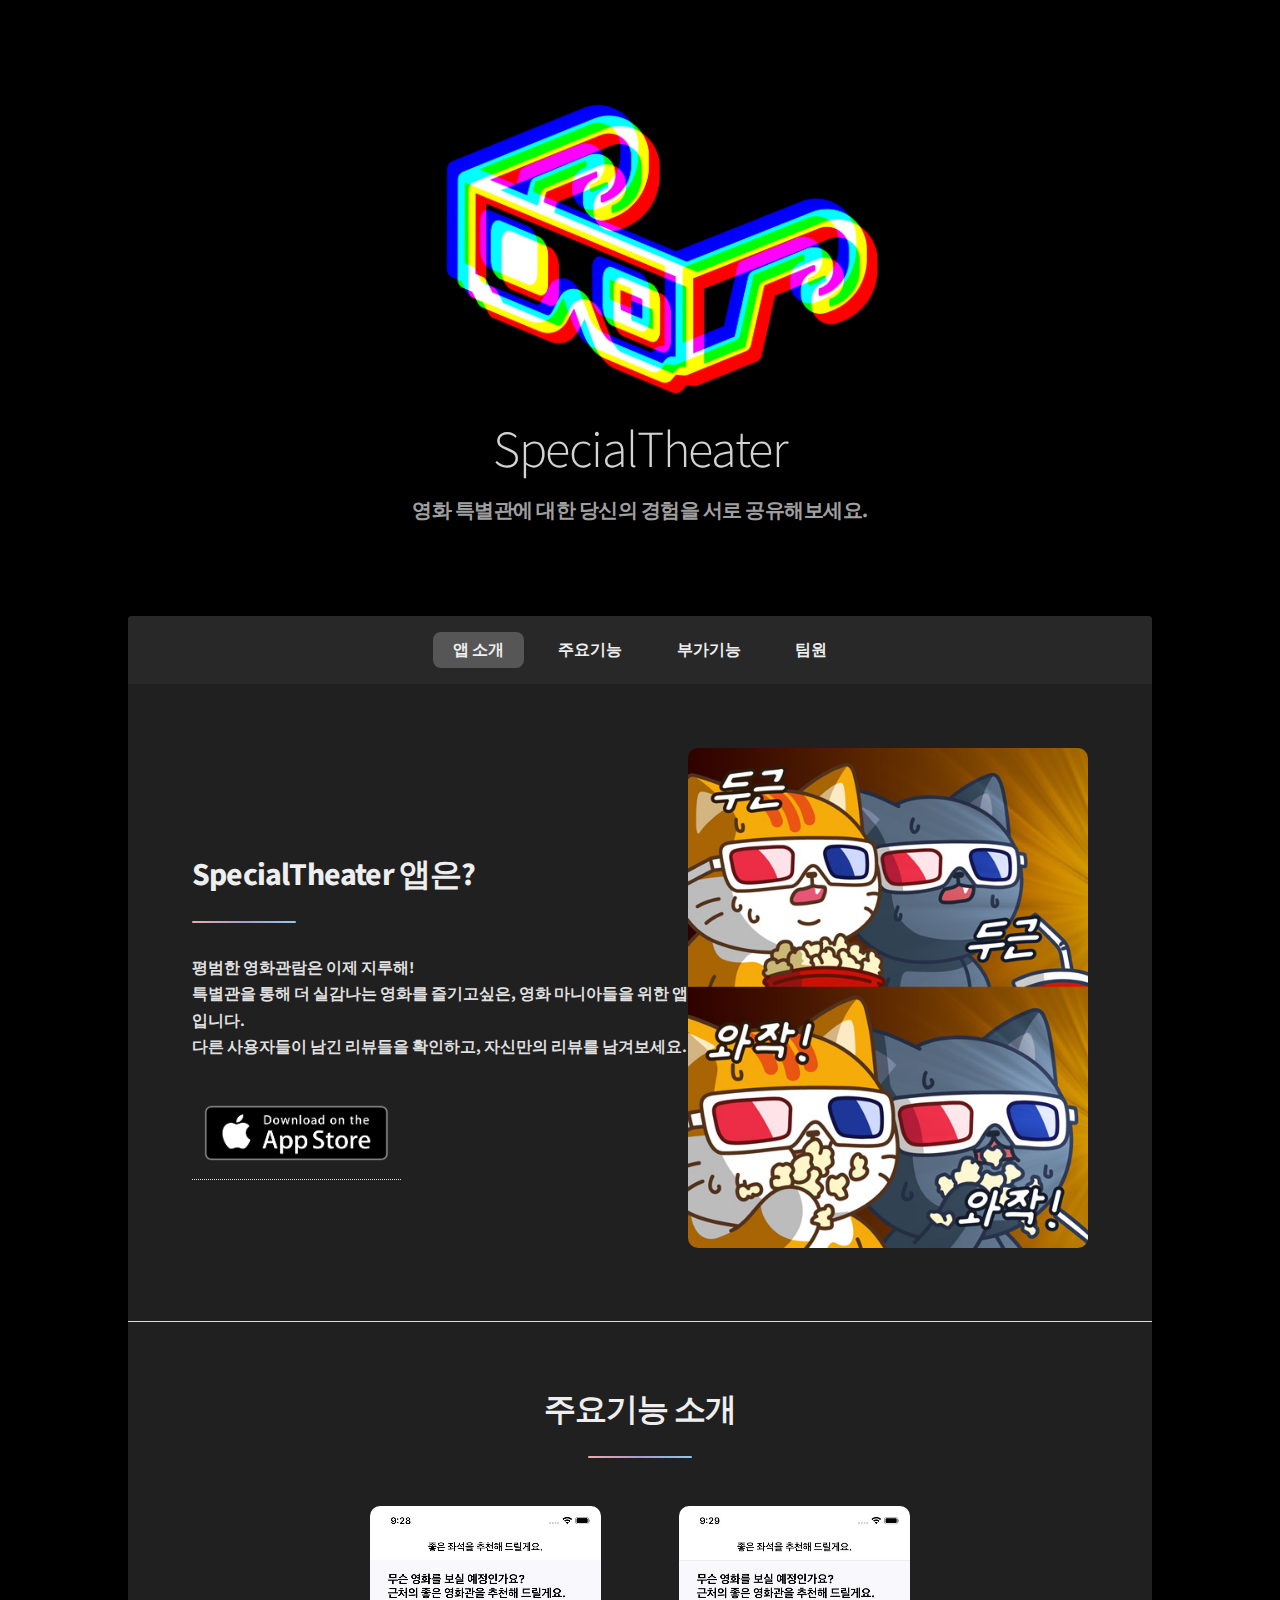
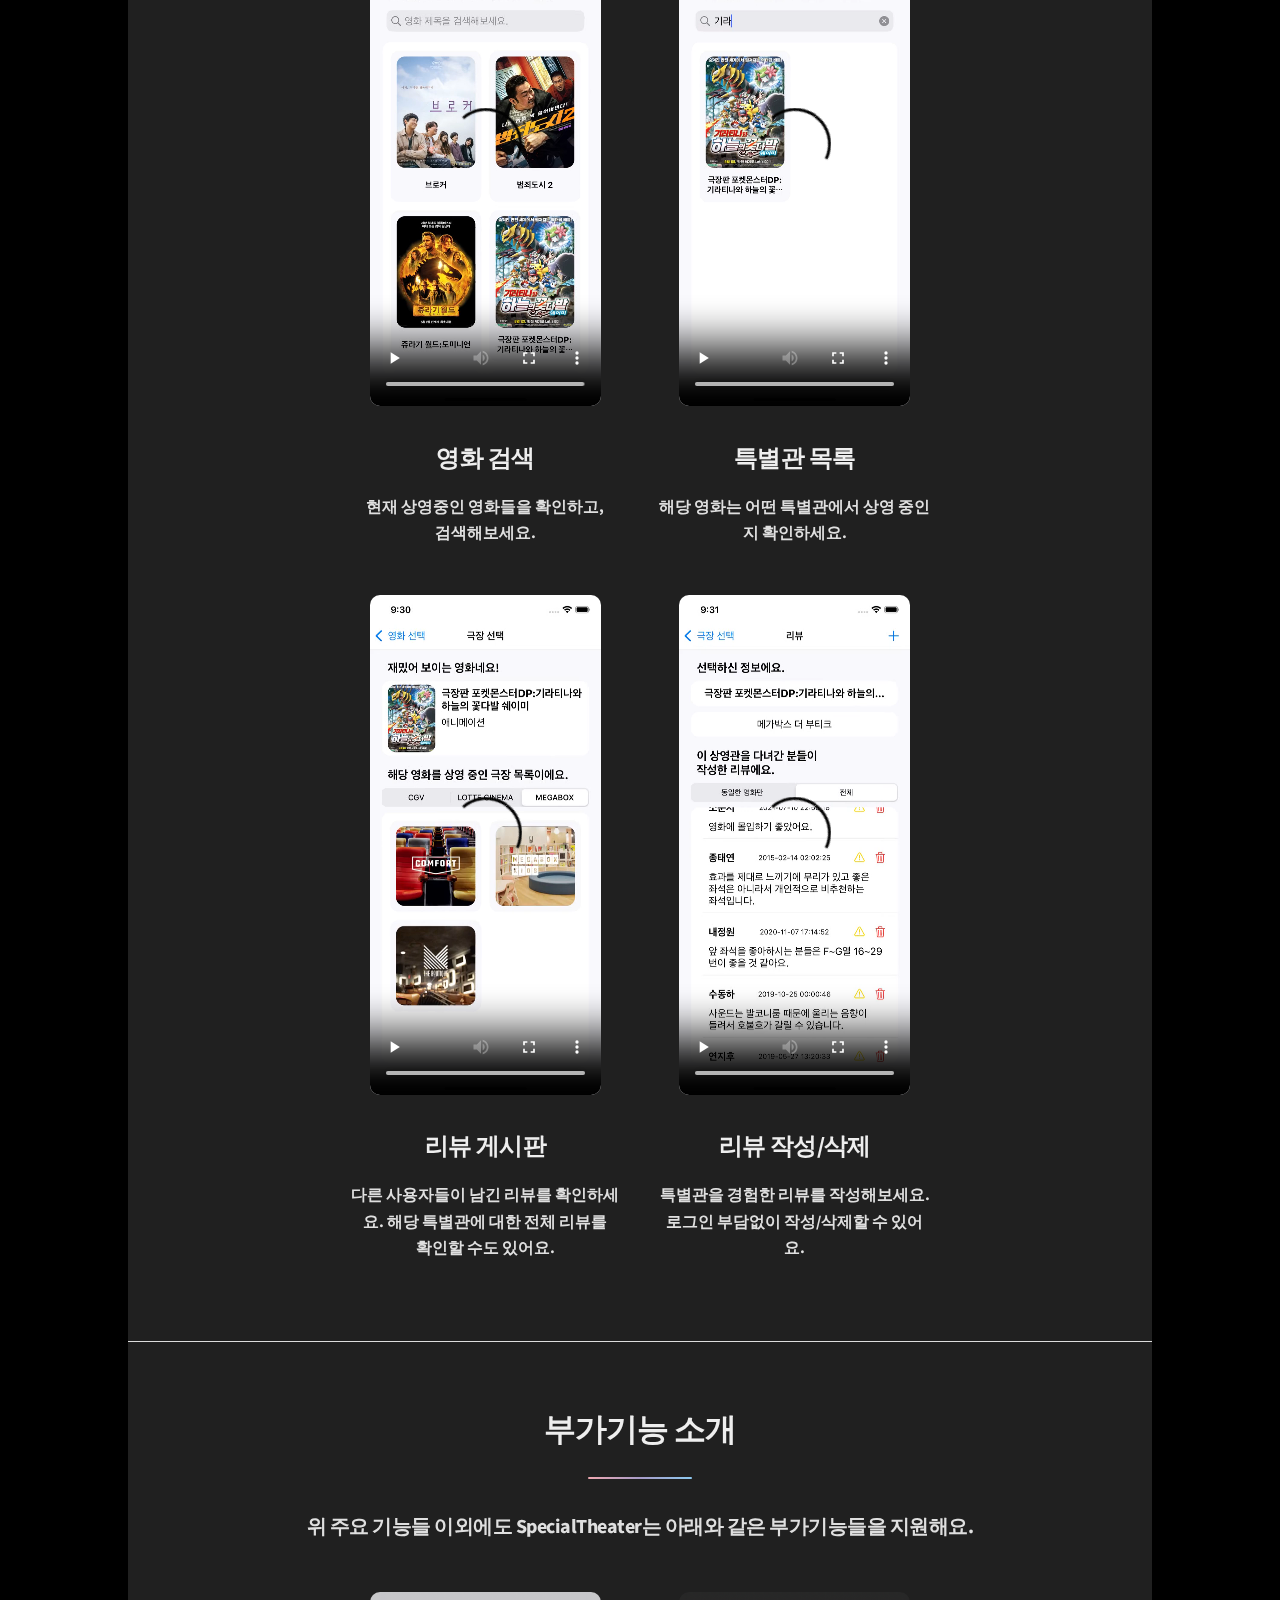
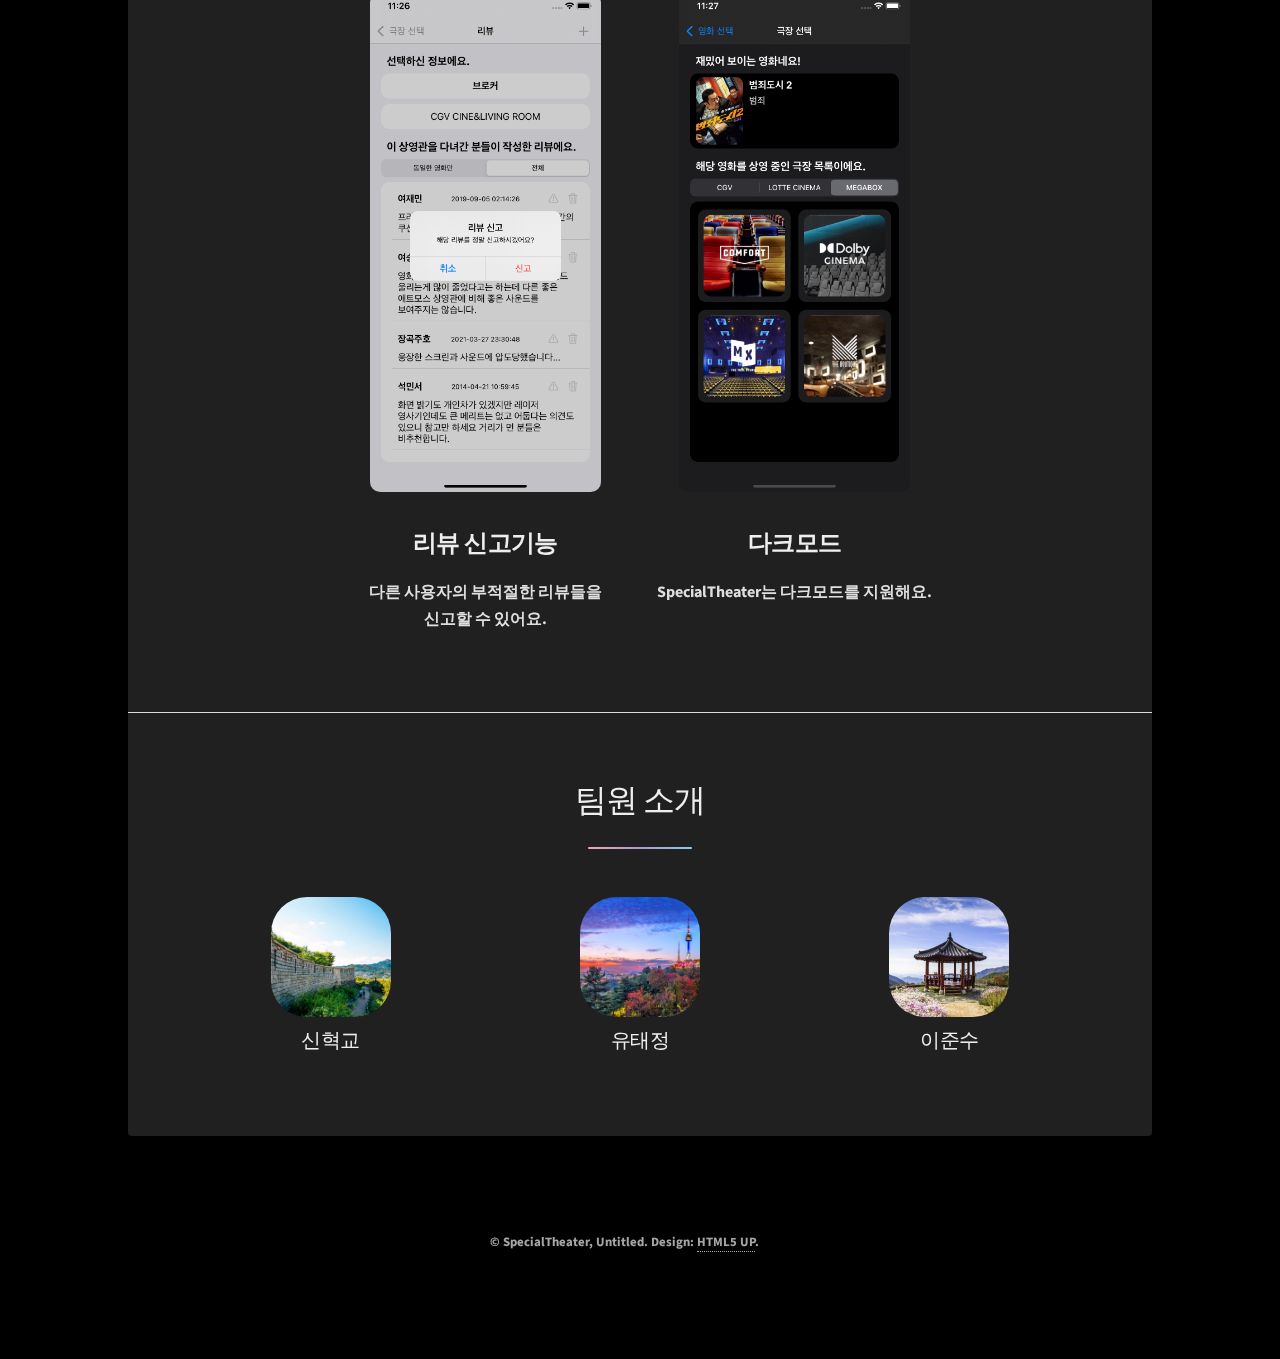
<file: docs/index.html>
<!DOCTYPE HTML>
<!--
	Stellar by HTML5 UP
	html5up.net | @ajlkn
	Free for personal and commercial use under the CCA 3.0 license (html5up.net/license)
-->
<html>
	<head>
		<title>SpecialTheater</title>
		<meta charset="utf-8" />
		<meta name="viewport" content="width=device-width, initial-scale=1, user-scalable=no" />
		<link rel="stylesheet" href="assets/css/main.css" />
		<noscript><link rel="stylesheet" href="assets/css/noscript.css" /></noscript>
	</head>
	<body class="is-preload">

  <!-- Wrapper -->
	  <div id="wrapper">
		<!-- SpecialTheater -->
			<div id="SpecialTheater">

				<!-- Header -->
					<header id="header" class="alt">
		
						<span class="logo"><img src="images/icon.jpg" width="600" height="300" style="object-fit: cover;"></span>
						<h1>SpecialTheater</h1>
						<p>영화 특별관에 대한 당신의 경험을 서로 공유해보세요.</p>
					</header>

				<!-- Nav -->

					<nav id="nav">
						<ul>
							<li><a href="#앱 소개" class="active">앱 소개</a></li>
              
							<li><a href="#주요기능">주요기능</a></li>
              
							<li><a href="#부가기능">부가기능</a></li>
            
							<li><a href="#팀원">팀원</a></li>
						</ul>
					</nav>

				<!-- Main -->
					<div id="main">

						<!-- 앱 소개 -->
							<section id="앱 소개" class="main">
								<div class="spotlight">
									<div class="content">
										<header class="major">
                      <br>
											<h2 style ="font-weight:bold">SpecialTheater 앱은?</h2>
										</header>
										<p> 평범한 영화관람은 이제 지루해!
                    <br>
						특별관을 통해 더 실감나는 영화를 즐기고싶은, 영화 마니아들을 위한 앱입니다.
                    <br>
						다른 사용자들이 남긴 리뷰들을 확인하고, 자신만의 리뷰를 남겨보세요.
					</p>
										<ul class="actions">
											<li><span type="button"><a href = "https://apps.apple.com/app/specialtheater/id1630929469"><img src="images/앱스토어.png" height="80"></a></span></li>
										</ul>
									</div>
									<span class="main_image"><img src="images/wazak.jpeg" height = "500" alt="" style="border-radius: 10px;" /></span>
								</div>
							</section>

						<!-- 주요기능 -->
							<section id="주요기능" class="main special">
								<header class="major">
									<h2 style = "font-weight:bold">주요기능 소개</h2>
								</header>
								<ul class="features">
									<li>
                    <div class = "search_movie">
						<video controls width="231" height="500" style="border-radius: 10px;">
							<source src='videos/search.mp4'type='video/mp4'/></video>
                    </div>
                    <br>
										<h2 style = "font-weight:bold">영화 검색</h2>
										<p>현재 상영중인 영화들을 확인하고, </br>
											검색해보세요.</p>
									</li>
									<li>
                    <div class = "theater_list">
                      <video controls width="231" height="500" style="border-radius: 10px;">
						<source src='videos/selection.mp4'type='video/mp4'/>
											</video>
                    </div>
                    <br>
										<h2 style = "font-weight:bold">특별관 목록</h2>
										<p>해당 영화는 어떤 특별관에서 상영 중인지 확인하세요.</p>
									</li>
									</ul>
									<ul class="features">
									<li>
                    <div class = "theater_list">
                      <video controls width="231" height="500" style="border-radius: 10px;">
						<source src='videos/review.mp4'type='video/mp4'/>
											</video>
                    </div>
										<br>
										<h2 style = "font-weight:bold">리뷰 게시판</h2>
										<p>다른 사용자들이 남긴 리뷰를 확인하세요. 해당 특별관에 대한 전체 리뷰를 </br>
											확인할 수도 있어요.</p>
									</li>
                  <li>
                    <div class = "theater_list">
                      <video controls width="231" height="500" style="border-radius: 10px;">
						<source src='videos/review_rw.mp4'type='video/mp4'/>
											</video>
                    </div>
                    <br>
                    <h2 style = "font-weight:bold"> 리뷰 작성/삭제 </h2>
                    <p>특별관을 경험한 리뷰를 작성해보세요. </br>
						로그인 부담없이 작성/삭제할 수 있어요.</p>
                  </li>                  
								</ul>
							</section>

						<!-- 부가기능 -->
							<section id="부가기능" class="main special">
								<header class="major">
									<h2 style = "font-weight:bold">부가기능 소개</h2>
									<p>위 주요 기능들 이외에도 SpecialTheater는 아래와 같은 부가기능들을 지원해요. <br />
							    </p>
								</header>
								<ul class="features">
									<li>
			              <div class = "container">
                      <span><img src = "images/리뷰신고.png" alt = "" height = "500" style="border-radius: 10px;"/>
                      </span>  
                    </div>
                    <br>
										<h2 style = "font-weight:bold">리뷰 신고기능</h2>
										<p>다른 사용자의 부적절한 리뷰들을</br>신고할 수 있어요.
                    </p>
									</li> 
									<li>
										<div class = "dark_mode">
                      <span><img src = "images/다크모드.png" alt = "" height = "500" style="border-radius: 10px;"/>
                      </span>        
                    </div>
                    <br>
										<h2 style = "font-weight:bold">다크모드</h2>
										<p>SpecialTheater는 다크모드를 지원해요.</p>
									</li>          
								</ul>
        
							</section>

						<!-- 팀원 -->
							<section id="팀원" class="main special">
								<header class="major">
									<h2>팀원 소개</h2>
								</header>
                <ul class="features">
                  <li>
                    <img src = "images/profile1.jpeg" alt = "" width="120" height = "120" style="border-radius: 30%; object-fit: cover;"/>
                    <h3> 신혁교 </h3>
                  </li>
                  <li>
                    <img src = "images/profile2.jpeg" alt = "" width="120" height = "120" style="border-radius: 30%; object-fit: cover;"/>
                    <h3> 유태정 </h3>
                  </li>
                  <li>
                    <img src = "images/profile3.jpeg" alt = "" width="120" height = "120" style="border-radius: 30%; object-fit: cover;"/>
                    <h3> 이준수 </h3>
                  </li>
                </ul>
							</section>

					</div>

				<!-- Footer -->
					<footer id="footer">
            <div class="copyright";>&copy; SpecialTheater, Untitled. Design: <a href="https://html5up.net">HTML5 UP</a>.</div> 
					</footer>

		<!-- Scripts -->
			<script src="assets/js/jquery.min.js"></script>
			<script src="assets/js/jquery.scrollex.min.js"></script>
			<script src="assets/js/jquery.scrolly.min.js"></script>
			<script src="assets/js/browser.min.js"></script>
			<script src="assets/js/breakpoints.min.js"></script>
			<script src="assets/js/util.js"></script>
			<script src="assets/js/main.js"></script>
    
    </div>
	</body>
</html>
</file>
<file: docs/assets/css/noscript.css>
/*
	Stellar by HTML5 UP
	html5up.net | @ajlkn
	Free for personal and commercial use under the CCA 3.0 license (html5up.net/license)
*/

/* Header */

	body.is-preload #header.alt > * {
		opacity: 1;
	}

	body.is-preload #header.alt .logo {
		-moz-transform: none;
		-webkit-transform: none;
		-ms-transform: none;
		transform: none;
	}
</file>
<file: docs/assets/css/main.css>
@import url(fontawesome-all.min.css);
@import 'https://fonts.googleapis.com/css?family=Source+Sans+Pro:300,400';

/*
	Stellar by HTML5 UP
	html5up.net | @ajlkn
	Free for personal and commercial use under the CCA 3.0 license (html5up.net/license)
*/

html, body, div, span, applet, object,
iframe, h1, h2, h3, h4, h5, h6, p, blockquote,
pre, a, abbr, acronym, address, big, cite,
code, del, dfn, em, img, ins, kbd, q, s, samp,
small, strike, strong, sub, sup, tt, var, b,
u, i, center, dl, dt, dd, ol, ul, li, fieldset,
form, label, legend, table, caption, tbody,
tfoot, thead, tr, th, td, article, aside,
canvas, details, embed, figure, figcaption,
footer, header, hgroup, menu, nav, output, ruby,
section, summary, time, mark, audio, video {
	margin: 0;
	padding: 0;
	border: 0;
	font-size: 100%;
	font: inherit;
	vertical-align: baseline;}

article, aside, details, figcaption, figure,
footer, header, hgroup, menu, nav, section {
	display: block;}

body {
	line-height: 1;
}

ol, ul {
	list-style: none;
}

blockquote, q {
	quotes: none;
}

	blockquote:before, blockquote:after, q:before, q:after {
		content: '';
		content: none;
	}

table {
	border-collapse: collapse;
	border-spacing: 0;
}

body {
	-webkit-text-size-adjust: none;
}

mark {
	background-color: transparent;
	color: inherit;
}

input::-moz-focus-inner {
	border: 0;
	padding: 0;
}

input, select, textarea {
	-moz-appearance: none;
	-webkit-appearance: none;
	-ms-appearance: none;
	appearance: none;
}

/* Basic */

	@-ms-viewport {
		width: device-width;
	}

	body {
		-ms-overflow-style: scrollbar;
	}

	@media screen and (max-width: 480px) {

		html, body {
			min-width: 320px;
		}

	}

	html {
		box-sizing: border-box;
	}

	*, *:before, *:after {
		box-sizing: inherit;
	}

	body {
		background-color: #000000;
		/* background-image: url("images/overlay.png"), -moz-linear-gradient(45deg, #e37682 15%, #5f4d93 85%);
		background-image: url("images/overlay.png"), -webkit-linear-gradient(45deg, #e37682 15%, #5f4d93 85%);
		background-image: url("images/overlay.png"), -ms-linear-gradient(45deg, #e37682 15%, #5f4d93 85%);
		background-image: url("images/overlay.png"), linear-gradient(45deg, #e37682 15%, #5f4d93 85%); */
	}

		body.is-preload *, body.is-preload *:before, body.is-preload *:after {
			-moz-animation: none !important;
			-webkit-animation: none !important;
			-ms-animation: none !important;
			animation: none !important;
			-moz-transition: none !important;
			-webkit-transition: none !important;
			-ms-transition: none !important;
			transition: none !important;
		}

/* Type */

	body {
		background-color: #000000;
		color: rgba(255, 255, 255, 0.65);
	}

	body, input, select, textarea {
		font-family: "Source Sans Pro", Helvetica, sans-serif;
		font-size: 17pt;
		font-weight: 700;
		line-height: 1.65;
	}

		@media screen and (max-width: 1680px) {

			body, input, select, textarea {
				font-size: 14pt;
			}

		}

		@media screen and (max-width: 1280px) {

			body, input, select, textarea {
				font-size: 12pt;
			}

		}

		@media screen and (max-width: 360px) {

			body, input, select, textarea {
				font-size: 11pt;
			}

		}

	a {
		-moz-transition: color 0.2s ease, border-bottom 0.2s ease;
		-webkit-transition: color 0.2s ease, border-bottom 0.2s ease;
		-ms-transition: color 0.2s ease, border-bottom 0.2s ease;
		transition: color 0.2s ease, border-bottom 0.2s ease;
		text-decoration: none;
		border-bottom: dotted 1px;
		color: inherit;
	}

		a:hover {
			border-bottom-color: transparent;
		}

	strong, b {
		font-weight: 400;
	}

	em, i {
		font-style: italic;
	}

	p {
		margin: 0 0 2em 0;
	}

		p.content {
			-moz-columns: 20em 2;
			-webkit-columns: 20em 2;
			-ms-columns: 20em 2;
			columns: 20em 2;
			-moz-column-gap: 2em;
			-webkit-column-gap: 2em;
			-ms-column-gap: 2em;
			column-gap: 2em;
			text-align: justify;
		}

	h1, h2, h3, h4, h5, h6 {
		font-weight: 300;
		line-height: 1.5;
		margin: 0 0 0.7em 0;
		letter-spacing: -0.025em;
	}

		h1 a, h2 a, h3 a, h4 a, h5 a, h6 a {
			color: inherit;
			text-decoration: none;
		}

	h1 {
		font-size: 2.5em;
		line-height: 1.2;
	}

	h2 {
		font-size: 1.5em;
	}

	h3 {
		font-size: 1.25em;
	}

	h4 {
		font-size: 1.1em;
	}

	h5 {
		font-size: 0.9em;
	}

	h6 {
		font-size: 0.7em;
	}

	@media screen and (max-width: 736px) {

		h1 {
			font-size: 2em;
		}

	}

	sub {
		font-size: 0.8em;
		position: relative;
		top: 0.5em;
	}

	sup {
		font-size: 0.8em;
		position: relative;
		top: -0.5em;
	}

	blockquote {
		border-left: solid 4px;
		font-style: italic;
		margin: 0 0 2em 0;
		padding: 0.5em 0 0.5em 2em;
	}

	code {
		border-radius: 8px;
		border: solid 1px;
		font-family: "Courier New", monospace;
		font-size: 0.9em;
		margin: 0 0.25em;
		padding: 0.25em 0.65em;
	}

	pre {
		-webkit-overflow-scrolling: touch;
		font-family: "Courier New", monospace;
		font-size: 0.9em;
		margin: 0 0 2em 0;
	}

		pre code {
			display: block;
			line-height: 1.75;
			padding: 1em 1.5em;
			overflow-x: auto;
		}

	hr {
		border: 0;
		border-bottom: solid 1px;
		margin: 2em 0;
	}

		hr.major {
			margin: 3em 0;
		}

	.align-left {
		text-align: left;
	}

	.align-center {
		text-align: center;
	}

	.align-right {
		text-align: right;
	}

	input, select, textarea {
		color: rgba(222, 222, 222, 0.25);
	}

	a:hover {
		color: rgba(222, 222, 222, 0.25);
	}

	strong, b {
		color: rgba(222, 222, 222, 0.25);
	}

	h1, h2, h3, h4, h5, h6 {
		color: rgba(222, 222, 222, 0.95);
	}

	blockquote {
		border-left-color: rgba(255, 255, 255, 0.35);
	}

	code {
		background: rgba(255, 255, 255, 0.075);
		border-color: rgba(255, 255, 255, 0.35);
	}

	hr {
		border-bottom-color: rgba(255, 255, 255, 0.35);
	}

/* Row */

	.row {
		display: flex;
		flex-wrap: wrap;
		box-sizing: border-box;
		align-items: stretch;
	}

		.row > * {
			box-sizing: border-box;
		}

		.row.gtr-uniform > * > :last-child {
			margin-bottom: 0;
		}

		.row.aln-left {
			justify-content: flex-start;
		}

		.row.aln-center {
			justify-content: center;
		}

		.row.aln-right {
			justify-content: flex-end;
		}

		.row.aln-top {
			align-items: flex-start;
		}

		.row.aln-middle {
			align-items: center;
		}

		.row.aln-bottom {
			align-items: flex-end;
		}

		.row > .imp {
			order: -1;
		}

		.row > .col-1 {
			width: 8.33333%;
		}

		.row > .off-1 {
			margin-left: 8.33333%;
		}

		.row > .col-2 {
			width: 16.66667%;
		}

		.row > .off-2 {
			margin-left: 16.66667%;
		}

		.row > .col-3 {
			width: 25%;
		}

		.row > .off-3 {
			margin-left: 25%;
		}

		.row > .col-4 {
			width: 33.33333%;
		}

		.row > .off-4 {
			margin-left: 33.33333%;
		}

		.row > .col-5 {
			width: 41.66667%;
		}

		.row > .off-5 {
			margin-left: 41.66667%;
		}

		.row > .col-6 {
			width: 50%;
		}

		.row > .off-6 {
			margin-left: 50%;
		}

		.row > .col-7 {
			width: 58.33333%;
		}

		.row > .off-7 {
			margin-left: 58.33333%;
		}

		.row > .col-8 {
			width: 66.66667%;
		}

		.row > .off-8 {
			margin-left: 66.66667%;
		}

		.row > .col-9 {
			width: 75%;
		}

		.row > .off-9 {
			margin-left: 75%;
		}

		.row > .col-10 {
			width: 83.33333%;
		}

		.row > .off-10 {
			margin-left: 83.33333%;
		}

		.row > .col-11 {
			width: 91.66667%;
		}

		.row > .off-11 {
			margin-left: 91.66667%;
		}

		.row > .col-12 {
			width: 100%;
		}

		.row > .off-12 {
			margin-left: 100%;
		}

		.row.gtr-0 {
			margin-top: 0;
			margin-left: 0em;
		}

			.row.gtr-0 > * {
				padding: 0 0 0 0em;
			}

			.row.gtr-0.gtr-uniform {
				margin-top: 0em;
			}

				.row.gtr-0.gtr-uniform > * {
					padding-top: 0em;
				}

		.row.gtr-25 {
			margin-top: 0;
			margin-left: -0.375em;
		}

			.row.gtr-25 > * {
				padding: 0 0 0 0.375em;
			}

			.row.gtr-25.gtr-uniform {
				margin-top: -0.375em;
			}

				.row.gtr-25.gtr-uniform > * {
					padding-top: 0.375em;
				}

		.row.gtr-50 {
			margin-top: 0;
			margin-left: -0.75em;
		}

			.row.gtr-50 > * {
				padding: 0 0 0 0.75em;
			}

			.row.gtr-50.gtr-uniform {
				margin-top: -0.75em;
			}

				.row.gtr-50.gtr-uniform > * {
					padding-top: 0.75em;
				}

		.row {
			margin-top: 0;
			margin-left: -1.5em;
		}

			.row > * {
				padding: 0 0 0 1.5em;
			}

			.row.gtr-uniform {
				margin-top: -1.5em;
			}

				.row.gtr-uniform > * {
					padding-top: 1.5em;
				}

		.row.gtr-150 {
			margin-top: 0;
			margin-left: -2.25em;
		}

			.row.gtr-150 > * {
				padding: 0 0 0 2.25em;
			}

			.row.gtr-150.gtr-uniform {
				margin-top: -2.25em;
			}

				.row.gtr-150.gtr-uniform > * {
					padding-top: 2.25em;
				}

		.row.gtr-200 {
			margin-top: 0;
			margin-left: -3em;
		}

			.row.gtr-200 > * {
				padding: 0 0 0 3em;
			}

			.row.gtr-200.gtr-uniform {
				margin-top: -3em;
			}

				.row.gtr-200.gtr-uniform > * {
					padding-top: 3em;
				}

		@media screen and (max-width: 1680px) {

			.row {
				display: flex;
				flex-wrap: wrap;
				box-sizing: border-box;
				align-items: stretch;
			}

				.row > * {
					box-sizing: border-box;
				}

				.row.gtr-uniform > * > :last-child {
					margin-bottom: 0;
				}

				.row.aln-left {
					justify-content: flex-start;
				}

				.row.aln-center {
					justify-content: center;
				}

				.row.aln-right {
					justify-content: flex-end;
				}

				.row.aln-top {
					align-items: flex-start;
				}

				.row.aln-middle {
					align-items: center;
				}

				.row.aln-bottom {
					align-items: flex-end;
				}

				.row > .imp-xlarge {
					order: -1;
				}

				.row > .col-1-xlarge {
					width: 8.33333%;
				}

				.row > .off-1-xlarge {
					margin-left: 8.33333%;
				}

				.row > .col-2-xlarge {
					width: 16.66667%;
				}

				.row > .off-2-xlarge {
					margin-left: 16.66667%;
				}

				.row > .col-3-xlarge {
					width: 25%;
				}

				.row > .off-3-xlarge {
					margin-left: 25%;
				}

				.row > .col-4-xlarge {
					width: 33.33333%;
				}

				.row > .off-4-xlarge {
					margin-left: 33.33333%;
				}

				.row > .col-5-xlarge {
					width: 41.66667%;
				}

				.row > .off-5-xlarge {
					margin-left: 41.66667%;
				}

				.row > .col-6-xlarge {
					width: 50%;
				}

				.row > .off-6-xlarge {
					margin-left: 50%;
				}

				.row > .col-7-xlarge {
					width: 58.33333%;
				}

				.row > .off-7-xlarge {
					margin-left: 58.33333%;
				}

				.row > .col-8-xlarge {
					width: 66.66667%;
				}

				.row > .off-8-xlarge {
					margin-left: 66.66667%;
				}

				.row > .col-9-xlarge {
					width: 75%;
				}

				.row > .off-9-xlarge {
					margin-left: 75%;
				}

				.row > .col-10-xlarge {
					width: 83.33333%;
				}

				.row > .off-10-xlarge {
					margin-left: 83.33333%;
				}

				.row > .col-11-xlarge {
					width: 91.66667%;
				}

				.row > .off-11-xlarge {
					margin-left: 91.66667%;
				}

				.row > .col-12-xlarge {
					width: 100%;
				}

				.row > .off-12-xlarge {
					margin-left: 100%;
				}

				.row.gtr-0 {
					margin-top: 0;
					margin-left: 0em;
				}

					.row.gtr-0 > * {
						padding: 0 0 0 0em;
					}

					.row.gtr-0.gtr-uniform {
						margin-top: 0em;
					}

						.row.gtr-0.gtr-uniform > * {
							padding-top: 0em;
						}

				.row.gtr-25 {
					margin-top: 0;
					margin-left: -0.375em;
				}

					.row.gtr-25 > * {
						padding: 0 0 0 0.375em;
					}

					.row.gtr-25.gtr-uniform {
						margin-top: -0.375em;
					}

						.row.gtr-25.gtr-uniform > * {
							padding-top: 0.375em;
						}

				.row.gtr-50 {
					margin-top: 0;
					margin-left: -0.75em;
				}

					.row.gtr-50 > * {
						padding: 0 0 0 0.75em;
					}

					.row.gtr-50.gtr-uniform {
						margin-top: -0.75em;
					}

						.row.gtr-50.gtr-uniform > * {
							padding-top: 0.75em;
						}

				.row {
					margin-top: 0;
					margin-left: -1.5em;
				}

					.row > * {
						padding: 0 0 0 1.5em;
					}

					.row.gtr-uniform {
						margin-top: -1.5em;
					}

						.row.gtr-uniform > * {
							padding-top: 1.5em;
						}

				.row.gtr-150 {
					margin-top: 0;
					margin-left: -2.25em;
				}

					.row.gtr-150 > * {
						padding: 0 0 0 2.25em;
					}

					.row.gtr-150.gtr-uniform {
						margin-top: -2.25em;
					}

						.row.gtr-150.gtr-uniform > * {
							padding-top: 2.25em;
						}

				.row.gtr-200 {
					margin-top: 0;
					margin-left: -3em;
				}

					.row.gtr-200 > * {
						padding: 0 0 0 3em;
					}

					.row.gtr-200.gtr-uniform {
						margin-top: -3em;
					}

						.row.gtr-200.gtr-uniform > * {
							padding-top: 3em;
						}

		}

		@media screen and (max-width: 1280px) {

			.row {
				display: flex;
				flex-wrap: wrap;
				box-sizing: border-box;
				align-items: stretch;
			}

				.row > * {
					box-sizing: border-box;
				}

				.row.gtr-uniform > * > :last-child {
					margin-bottom: 0;
				}

				.row.aln-left {
					justify-content: flex-start;
				}

				.row.aln-center {
					justify-content: center;
				}

				.row.aln-right {
					justify-content: flex-end;
				}

				.row.aln-top {
					align-items: flex-start;
				}

				.row.aln-middle {
					align-items: center;
				}

				.row.aln-bottom {
					align-items: flex-end;
				}

				.row > .imp-large {
					order: -1;
				}

				.row > .col-1-large {
					width: 8.33333%;
				}

				.row > .off-1-large {
					margin-left: 8.33333%;
				}

				.row > .col-2-large {
					width: 16.66667%;
				}

				.row > .off-2-large {
					margin-left: 16.66667%;
				}

				.row > .col-3-large {
					width: 25%;
				}

				.row > .off-3-large {
					margin-left: 25%;
				}

				.row > .col-4-large {
					width: 33.33333%;
				}

				.row > .off-4-large {
					margin-left: 33.33333%;
				}

				.row > .col-5-large {
					width: 41.66667%;
				}

				.row > .off-5-large {
					margin-left: 41.66667%;
				}

				.row > .col-6-large {
					width: 50%;
				}

				.row > .off-6-large {
					margin-left: 50%;
				}

				.row > .col-7-large {
					width: 58.33333%;
				}

				.row > .off-7-large {
					margin-left: 58.33333%;
				}

				.row > .col-8-large {
					width: 66.66667%;
				}

				.row > .off-8-large {
					margin-left: 66.66667%;
				}

				.row > .col-9-large {
					width: 75%;
				}

				.row > .off-9-large {
					margin-left: 75%;
				}

				.row > .col-10-large {
					width: 83.33333%;
				}

				.row > .off-10-large {
					margin-left: 83.33333%;
				}

				.row > .col-11-large {
					width: 91.66667%;
				}

				.row > .off-11-large {
					margin-left: 91.66667%;
				}

				.row > .col-12-large {
					width: 100%;
				}

				.row > .off-12-large {
					margin-left: 100%;
				}

				.row.gtr-0 {
					margin-top: 0;
					margin-left: 0em;
				}

					.row.gtr-0 > * {
						padding: 0 0 0 0em;
					}

					.row.gtr-0.gtr-uniform {
						margin-top: 0em;
					}

						.row.gtr-0.gtr-uniform > * {
							padding-top: 0em;
						}

				.row.gtr-25 {
					margin-top: 0;
					margin-left: -0.375em;
				}

					.row.gtr-25 > * {
						padding: 0 0 0 0.375em;
					}

					.row.gtr-25.gtr-uniform {
						margin-top: -0.375em;
					}

						.row.gtr-25.gtr-uniform > * {
							padding-top: 0.375em;
						}

				.row.gtr-50 {
					margin-top: 0;
					margin-left: -0.75em;
				}

					.row.gtr-50 > * {
						padding: 0 0 0 0.75em;
					}

					.row.gtr-50.gtr-uniform {
						margin-top: -0.75em;
					}

						.row.gtr-50.gtr-uniform > * {
							padding-top: 0.75em;
						}

				.row {
					margin-top: 0;
					margin-left: -1.5em;
				}

					.row > * {
						padding: 0 0 0 1.5em;
					}

					.row.gtr-uniform {
						margin-top: -1.5em;
					}

						.row.gtr-uniform > * {
							padding-top: 1.5em;
						}

				.row.gtr-150 {
					margin-top: 0;
					margin-left: -2.25em;
				}

					.row.gtr-150 > * {
						padding: 0 0 0 2.25em;
					}

					.row.gtr-150.gtr-uniform {
						margin-top: -2.25em;
					}

						.row.gtr-150.gtr-uniform > * {
							padding-top: 2.25em;
						}

				.row.gtr-200 {
					margin-top: 0;
					margin-left: -3em;
				}

					.row.gtr-200 > * {
						padding: 0 0 0 3em;
					}

					.row.gtr-200.gtr-uniform {
						margin-top: -3em;
					}

						.row.gtr-200.gtr-uniform > * {
							padding-top: 3em;
						}

		}

		@media screen and (max-width: 980px) {

			.row {
				display: flex;
				flex-wrap: wrap;
				box-sizing: border-box;
				align-items: stretch;
			}

				.row > * {
					box-sizing: border-box;
				}

				.row.gtr-uniform > * > :last-child {
					margin-bottom: 0;
				}

				.row.aln-left {
					justify-content: flex-start;
				}

				.row.aln-center {
					justify-content: center;
				}

				.row.aln-right {
					justify-content: flex-end;
				}

				.row.aln-top {
					align-items: flex-start;
				}

				.row.aln-middle {
					align-items: center;
				}

				.row.aln-bottom {
					align-items: flex-end;
				}

				.row > .imp-medium {
					order: -1;
				}

				.row > .col-1-medium {
					width: 8.33333%;
				}

				.row > .off-1-medium {
					margin-left: 8.33333%;
				}

				.row > .col-2-medium {
					width: 16.66667%;
				}

				.row > .off-2-medium {
					margin-left: 16.66667%;
				}

				.row > .col-3-medium {
					width: 25%;
				}

				.row > .off-3-medium {
					margin-left: 25%;
				}

				.row > .col-4-medium {
					width: 33.33333%;
				}

				.row > .off-4-medium {
					margin-left: 33.33333%;
				}

				.row > .col-5-medium {
					width: 41.66667%;
				}

				.row > .off-5-medium {
					margin-left: 41.66667%;
				}

				.row > .col-6-medium {
					width: 50%;
				}

				.row > .off-6-medium {
					margin-left: 50%;
				}

				.row > .col-7-medium {
					width: 58.33333%;
				}

				.row > .off-7-medium {
					margin-left: 58.33333%;
				}

				.row > .col-8-medium {
					width: 66.66667%;
				}

				.row > .off-8-medium {
					margin-left: 66.66667%;
				}

				.row > .col-9-medium {
					width: 75%;
				}

				.row > .off-9-medium {
					margin-left: 75%;
				}

				.row > .col-10-medium {
					width: 83.33333%;
				}

				.row > .off-10-medium {
					margin-left: 83.33333%;
				}

				.row > .col-11-medium {
					width: 91.66667%;
				}

				.row > .off-11-medium {
					margin-left: 91.66667%;
				}

				.row > .col-12-medium {
					width: 100%;
				}

				.row > .off-12-medium {
					margin-left: 100%;
				}

				.row.gtr-0 {
					margin-top: 0;
					margin-left: 0em;
				}

					.row.gtr-0 > * {
						padding: 0 0 0 0em;
					}

					.row.gtr-0.gtr-uniform {
						margin-top: 0em;
					}

						.row.gtr-0.gtr-uniform > * {
							padding-top: 0em;
						}

				.row.gtr-25 {
					margin-top: 0;
					margin-left: -0.375em;
				}

					.row.gtr-25 > * {
						padding: 0 0 0 0.375em;
					}

					.row.gtr-25.gtr-uniform {
						margin-top: -0.375em;
					}

						.row.gtr-25.gtr-uniform > * {
							padding-top: 0.375em;
						}

				.row.gtr-50 {
					margin-top: 0;
					margin-left: -0.75em;
				}

					.row.gtr-50 > * {
						padding: 0 0 0 0.75em;
					}

					.row.gtr-50.gtr-uniform {
						margin-top: -0.75em;
					}

						.row.gtr-50.gtr-uniform > * {
							padding-top: 0.75em;
						}

				.row {
					margin-top: 0;
					margin-left: -1.5em;
				}

					.row > * {
						padding: 0 0 0 1.5em;
					}

					.row.gtr-uniform {
						margin-top: -1.5em;
					}

						.row.gtr-uniform > * {
							padding-top: 1.5em;
						}

				.row.gtr-150 {
					margin-top: 0;
					margin-left: -2.25em;
				}

					.row.gtr-150 > * {
						padding: 0 0 0 2.25em;
					}

					.row.gtr-150.gtr-uniform {
						margin-top: -2.25em;
					}

						.row.gtr-150.gtr-uniform > * {
							padding-top: 2.25em;
						}

				.row.gtr-200 {
					margin-top: 0;
					margin-left: -3em;
				}

					.row.gtr-200 > * {
						padding: 0 0 0 3em;
					}

					.row.gtr-200.gtr-uniform {
						margin-top: -3em;
					}

						.row.gtr-200.gtr-uniform > * {
							padding-top: 3em;
						}

		}

		@media screen and (max-width: 736px) {

			.row {
				display: flex;
				flex-wrap: wrap;
				box-sizing: border-box;
				align-items: stretch;
			}

				.row > * {
					box-sizing: border-box;
				}

				.row.gtr-uniform > * > :last-child {
					margin-bottom: 0;
				}

				.row.aln-left {
					justify-content: flex-start;
				}

				.row.aln-center {
					justify-content: center;
				}

				.row.aln-right {
					justify-content: flex-end;
				}

				.row.aln-top {
					align-items: flex-start;
				}

				.row.aln-middle {
					align-items: center;
				}

				.row.aln-bottom {
					align-items: flex-end;
				}

				.row > .imp-small {
					order: -1;
				}

				.row > .col-1-small {
					width: 8.33333%;
				}

				.row > .off-1-small {
					margin-left: 8.33333%;
				}

				.row > .col-2-small {
					width: 16.66667%;
				}

				.row > .off-2-small {
					margin-left: 16.66667%;
				}

				.row > .col-3-small {
					width: 25%;
				}

				.row > .off-3-small {
					margin-left: 25%;
				}

				.row > .col-4-small {
					width: 33.33333%;
				}

				.row > .off-4-small {
					margin-left: 33.33333%;
				}

				.row > .col-5-small {
					width: 41.66667%;
				}

				.row > .off-5-small {
					margin-left: 41.66667%;
				}

				.row > .col-6-small {
					width: 50%;
				}

				.row > .off-6-small {
					margin-left: 50%;
				}

				.row > .col-7-small {
					width: 58.33333%;
				}

				.row > .off-7-small {
					margin-left: 58.33333%;
				}

				.row > .col-8-small {
					width: 66.66667%;
				}

				.row > .off-8-small {
					margin-left: 66.66667%;
				}

				.row > .col-9-small {
					width: 75%;
				}

				.row > .off-9-small {
					margin-left: 75%;
				}

				.row > .col-10-small {
					width: 83.33333%;
				}

				.row > .off-10-small {
					margin-left: 83.33333%;
				}

				.row > .col-11-small {
					width: 91.66667%;
				}

				.row > .off-11-small {
					margin-left: 91.66667%;
				}

				.row > .col-12-small {
					width: 100%;
				}

				.row > .off-12-small {
					margin-left: 100%;
				}

				.row.gtr-0 {
					margin-top: 0;
					margin-left: 0em;
				}

					.row.gtr-0 > * {
						padding: 0 0 0 0em;
					}

					.row.gtr-0.gtr-uniform {
						margin-top: 0em;
					}

						.row.gtr-0.gtr-uniform > * {
							padding-top: 0em;
						}

				.row.gtr-25 {
					margin-top: 0;
					margin-left: -0.25em;
				}

					.row.gtr-25 > * {
						padding: 0 0 0 0.25em;
					}

					.row.gtr-25.gtr-uniform {
						margin-top: -0.25em;
					}

						.row.gtr-25.gtr-uniform > * {
							padding-top: 0.25em;
						}

				.row.gtr-50 {
					margin-top: 0;
					margin-left: -0.5em;
				}

					.row.gtr-50 > * {
						padding: 0 0 0 0.5em;
					}

					.row.gtr-50.gtr-uniform {
						margin-top: -0.5em;
					}

						.row.gtr-50.gtr-uniform > * {
							padding-top: 0.5em;
						}

				.row {
					margin-top: 0;
					margin-left: -1em;
				}

					.row > * {
						padding: 0 0 0 1em;
					}

					.row.gtr-uniform {
						margin-top: -1em;
					}

						.row.gtr-uniform > * {
							padding-top: 1em;
						}

				.row.gtr-150 {
					margin-top: 0;
					margin-left: -1.5em;
				}

					.row.gtr-150 > * {
						padding: 0 0 0 1.5em;
					}

					.row.gtr-150.gtr-uniform {
						margin-top: -1.5em;
					}

						.row.gtr-150.gtr-uniform > * {
							padding-top: 1.5em;
						}

				.row.gtr-200 {
					margin-top: 0;
					margin-left: -2em;
				}

					.row.gtr-200 > * {
						padding: 0 0 0 2em;
					}

					.row.gtr-200.gtr-uniform {
						margin-top: -2em;
					}

						.row.gtr-200.gtr-uniform > * {
							padding-top: 2em;
						}

		}

		@media screen and (max-width: 480px) {

			.row {
				display: flex;
				flex-wrap: wrap;
				box-sizing: border-box;
				align-items: stretch;
			}

				.row > * {
					box-sizing: border-box;
				}

				.row.gtr-uniform > * > :last-child {
					margin-bottom: 0;
				}

				.row.aln-left {
					justify-content: flex-start;
				}

				.row.aln-center {
					justify-content: center;
				}

				.row.aln-right {
					justify-content: flex-end;
				}

				.row.aln-top {
					align-items: flex-start;
				}

				.row.aln-middle {
					align-items: center;
				}

				.row.aln-bottom {
					align-items: flex-end;
				}

				.row > .imp-xsmall {
					order: -1;
				}

				.row > .col-1-xsmall {
					width: 8.33333%;
				}

				.row > .off-1-xsmall {
					margin-left: 8.33333%;
				}

				.row > .col-2-xsmall {
					width: 16.66667%;
				}

				.row > .off-2-xsmall {
					margin-left: 16.66667%;
				}

				.row > .col-3-xsmall {
					width: 25%;
				}

				.row > .off-3-xsmall {
					margin-left: 25%;
				}

				.row > .col-4-xsmall {
					width: 33.33333%;
				}

				.row > .off-4-xsmall {
					margin-left: 33.33333%;
				}

				.row > .col-5-xsmall {
					width: 41.66667%;
				}

				.row > .off-5-xsmall {
					margin-left: 41.66667%;
				}

				.row > .col-6-xsmall {
					width: 50%;
				}

				.row > .off-6-xsmall {
					margin-left: 50%;
				}

				.row > .col-7-xsmall {
					width: 58.33333%;
				}

				.row > .off-7-xsmall {
					margin-left: 58.33333%;
				}

				.row > .col-8-xsmall {
					width: 66.66667%;
				}

				.row > .off-8-xsmall {
					margin-left: 66.66667%;
				}

				.row > .col-9-xsmall {
					width: 75%;
				}

				.row > .off-9-xsmall {
					margin-left: 75%;
				}

				.row > .col-10-xsmall {
					width: 83.33333%;
				}

				.row > .off-10-xsmall {
					margin-left: 83.33333%;
				}

				.row > .col-11-xsmall {
					width: 91.66667%;
				}

				.row > .off-11-xsmall {
					margin-left: 91.66667%;
				}

				.row > .col-12-xsmall {
					width: 100%;
				}

				.row > .off-12-xsmall {
					margin-left: 100%;
				}

				.row.gtr-0 {
					margin-top: 0;
					margin-left: 0em;
				}

					.row.gtr-0 > * {
						padding: 0 0 0 0em;
					}

					.row.gtr-0.gtr-uniform {
						margin-top: 0em;
					}

						.row.gtr-0.gtr-uniform > * {
							padding-top: 0em;
						}

				.row.gtr-25 {
					margin-top: 0;
					margin-left: -0.3125em;
				}

					.row.gtr-25 > * {
						padding: 0 0 0 0.3125em;
					}

					.row.gtr-25.gtr-uniform {
						margin-top: -0.3125em;
					}

						.row.gtr-25.gtr-uniform > * {
							padding-top: 0.3125em;
						}

				.row.gtr-50 {
					margin-top: 0;
					margin-left: -0.625em;
				}

					.row.gtr-50 > * {
						padding: 0 0 0 0.625em;
					}

					.row.gtr-50.gtr-uniform {
						margin-top: -0.625em;
					}

						.row.gtr-50.gtr-uniform > * {
							padding-top: 0.625em;
						}

				.row {
					margin-top: 0;
					margin-left: -1.25em;
				}

					.row > * {
						padding: 0 0 0 1.25em;
					}

					.row.gtr-uniform {
						margin-top: -1.25em;
					}

						.row.gtr-uniform > * {
							padding-top: 1.25em;
						}

				.row.gtr-150 {
					margin-top: 0;
					margin-left: -1.875em;
				}

					.row.gtr-150 > * {
						padding: 0 0 0 1.875em;
					}

					.row.gtr-150.gtr-uniform {
						margin-top: -1.875em;
					}

						.row.gtr-150.gtr-uniform > * {
							padding-top: 1.875em;
						}

				.row.gtr-200 {
					margin-top: 0;
					margin-left: -2.5em;
				}

					.row.gtr-200 > * {
						padding: 0 0 0 2.5em;
					}

					.row.gtr-200.gtr-uniform {
						margin-top: -2.5em;
					}

						.row.gtr-200.gtr-uniform > * {
							padding-top: 2.5em;
						}

		}

/* Box */

	.box {
		border-radius: 8px;
		border: solid;
		margin-bottom: 2em;
		padding: 1.5em;
	}

		.box > :last-child,
		.box > :last-child > :last-child,
		.box > :last-child > :last-child > :last-child {
			margin-bottom: 0;
		}

		.box.alt {
			border: 0;
			border-radius: 0;
			padding: 0;
		}

	.box {
		border-color: rgba(255, 255, 255, 0.35);
	}

/* Button */

	input[type="submit"],
	input[type="reset"],
	input[type="button"],
	button,
	.button {
		-moz-appearance: none;
		-webkit-appearance: none;
		-ms-appearance: none;
		appearance: none;
		-moz-transition: background-color 0.2s ease-in-out, color 0.2s ease-in-out;
		-webkit-transition: background-color 0.2s ease-in-out, color 0.2s ease-in-out;
		-ms-transition: background-color 0.2s ease-in-out, color 0.2s ease-in-out;
		transition: background-color 0.2s ease-in-out, color 0.2s ease-in-out;
		border-radius: 8px;
		border: 0;
		cursor: pointer;
		display: inline-block;
		font-weight: 300;
		height: 2.75em;
		line-height: 2.75em;
		min-width: 9.25em;
		padding: 0 1.5em;
		text-align: center;
		text-decoration: none;
		white-space: nowrap;
	}

		input[type="submit"].icon,
		input[type="reset"].icon,
		input[type="button"].icon,
		button.icon,
		.button.icon {
			padding-left: 1.35em;
		}

			input[type="submit"].icon:before,
			input[type="reset"].icon:before,
			input[type="button"].icon:before,
			button.icon:before,
			.button.icon:before {
				margin-right: 0.5em;
			}

		input[type="submit"].fit,
		input[type="reset"].fit,
		input[type="button"].fit,
		button.fit,
		.button.fit {
			width: 100%;
		}

		input[type="submit"].small,
		input[type="reset"].small,
		input[type="button"].small,
		button.small,
		.button.small {
			font-size: 0.8em;
		}

		input[type="submit"].large,
		input[type="reset"].large,
		input[type="button"].large,
		button.large,
		.button.large {
			font-size: 1.35em;
		}

		input[type="submit"].disabled, input[type="submit"]:disabled,
		input[type="reset"].disabled,
		input[type="reset"]:disabled,
		input[type="button"].disabled,
		input[type="button"]:disabled,
		button.disabled,
		button:disabled,
		.button.disabled,
		.button:disabled {
			pointer-events: none;
			opacity: 0.25;
		}

		@media screen and (max-width: 736px) {

			input[type="submit"],
			input[type="reset"],
			input[type="button"],
			button,
			.button {
				min-width: 0;
			}

		}

	input[type="submit"],
	input[type="reset"],
	input[type="button"],
	button,
	.button {
		background-color: transparent;
		box-shadow: inset 0 0 0 1px rgba(255, 255, 255, 0.35);
		color: rgba(222, 222, 222, 0.25) !important;
	}

		input[type="submit"]:hover,
		input[type="reset"]:hover,
		input[type="button"]:hover,
		button:hover,
		.button:hover {
			background-color: rgba(255, 255, 255, 0.075);
		}

		input[type="submit"]:active,
		input[type="reset"]:active,
		input[type="button"]:active,
		button:active,
		.button:active {
			background-color: rgba(255, 255, 255, 0.2);
		}

		input[type="submit"].icon:before,
		input[type="reset"].icon:before,
		input[type="button"].icon:before,
		button.icon:before,
		.button.icon:before {
			color: rgba(255, 255, 255, 0.5);
		}

		input[type="submit"].primary,
		input[type="reset"].primary,
		input[type="button"].primary,
		button.primary,
		.button.primary {
			background-color: #8cc9f0;
			color: rgba(222, 222, 222, 0.25) !important;
			box-shadow: none;
		}

			input[type="submit"].primary:hover,
			input[type="reset"].primary:hover,
			input[type="button"].primary:hover,
			button.primary:hover,
			.button.primary:hover {
				background-color: #9acff2;
			}

			input[type="submit"].primary:active,
			input[type="reset"].primary:active,
			input[type="button"].primary:active,
			button.primary:active,
			.button.primary:active {
				background-color: #7ec3ee;
			}

			input[type="submit"].primary.icon:before,
			input[type="reset"].primary.icon:before,
			input[type="button"].primary.icon:before,
			button.primary.icon:before,
			.button.primary.icon:before {
				color: rgba(222, 222, 222, 0.25) !important;
			}

/* Form */

	form {
		margin: 0 0 2em 0;
	}

	label {
		display: block;
		font-size: 0.9em;
		font-weight: 400;
		margin: 0 0 1em 0;
	}

	input[type="text"],
	input[type="password"],
	input[type="email"],
	select,
	textarea {
		-moz-appearance: none;
		-webkit-appearance: none;
		-ms-appearance: none;
		appearance: none;
		border-radius: 8px;
		border: solid 1px;
		color: inherit;
		display: block;
		outline: 0;
		padding: 0 1em;
		text-decoration: none;
		width: 100%;
	}

		input[type="text"]:invalid,
		input[type="password"]:invalid,
		input[type="email"]:invalid,
		select:invalid,
		textarea:invalid {
			box-shadow: none;
		}

	select {
		background-size: 1.25rem;
		background-repeat: no-repeat;
		background-position: calc(100% - 1rem) center;
		height: 2.75em;
		padding-right: 2.75em;
		text-overflow: ellipsis;
	}

		select:focus::-ms-value {
			background-color: transparent;
		}

		select::-ms-expand {
			display: none;
		}

	input[type="text"],
	input[type="password"],
	input[type="email"],
	select {
		height: 2.75em;
	}

	textarea {
		padding: 0.75em 1em;
	}

	input[type="checkbox"],
	input[type="radio"] {
		-moz-appearance: none;
		-webkit-appearance: none;
		-ms-appearance: none;
		appearance: none;
		display: block;
		float: left;
		margin-right: -2em;
		opacity: 0;
		width: 1em;
		z-index: -1;
	}

		input[type="checkbox"] + label,
		input[type="radio"] + label {
			text-decoration: none;
			cursor: pointer;
			display: inline-block;
			font-size: 1em;
			font-weight: 300;
			padding-left: 2.4em;
			padding-right: 0.75em;
			position: relative;
		}

			input[type="checkbox"] + label:before,
			input[type="radio"] + label:before {
				-moz-osx-font-smoothing: grayscale;
				-webkit-font-smoothing: antialiased;
				display: inline-block;
				font-style: normal;
				font-variant: normal;
				text-rendering: auto;
				line-height: 1;
				text-transform: none !important;
				font-family: 'Font Awesome 5 Free';
				font-weight: 900;
			}

			input[type="checkbox"] + label:before,
			input[type="radio"] + label:before {
				border-radius: 8px;
				border: solid 1px;
				content: '';
				display: inline-block;
				font-size: 0.8em;
				height: 2.0625em;
				left: 0;
				line-height: 2.0625em;
				position: absolute;
				text-align: center;
				top: 0;
				width: 2.0625em;
			}

		input[type="checkbox"]:checked + label:before,
		input[type="radio"]:checked + label:before {
			content: '\f00c';
		}

	input[type="checkbox"] + label:before {
		border-radius: 8px;
	}

	input[type="radio"] + label:before {
		border-radius: 100%;
	}

	::-webkit-input-placeholder {
		opacity: 1.0;
	}

	:-moz-placeholder {
		opacity: 1.0;
	}

	::-moz-placeholder {
		opacity: 1.0;
	}

	:-ms-input-placeholder {
		opacity: 1.0;
	}

	label {
		color: rgba(222, 222, 222, 0.25);
	}

	input[type="text"],
	input[type="password"],
	input[type="email"],
	select,
	textarea {
		background-color: rgba(255, 255, 255, 0.075);
		border-color: rgba(255, 255, 255, 0.35);
	}

		input[type="text"]:focus,
		input[type="password"]:focus,
		input[type="email"]:focus,
		select:focus,
		textarea:focus {
			border-color: #8cc9f0;
			box-shadow: 0 0 0 1px #8cc9f0;
		}

	select {
		background-image: url("data:image/svg+xml;charset=utf8,%3Csvg xmlns='http://www.w3.org/2000/svg' width='40' height='40' preserveAspectRatio='none' viewBox='0 0 40 40'%3E%3Cpath d='M9.4,12.3l10.4,10.4l10.4-10.4c0.2-0.2,0.5-0.4,0.9-0.4c0.3,0,0.6,0.1,0.9,0.4l3.3,3.3c0.2,0.2,0.4,0.5,0.4,0.9 c0,0.4-0.1,0.6-0.4,0.9L20.7,31.9c-0.2,0.2-0.5,0.4-0.9,0.4c-0.3,0-0.6-0.1-0.9-0.4L4.3,17.3c-0.2-0.2-0.4-0.5-0.4-0.9 c0-0.4,0.1-0.6,0.4-0.9l3.3-3.3c0.2-0.2,0.5-0.4,0.9-0.4S9.1,12.1,9.4,12.3z' fill='rgba(255, 255, 255, 0.35)' /%3E%3C/svg%3E");
	}

		select option {
			color: rgba(222, 222, 222, 0.25);
			background: #935d8c;
		}

	input[type="checkbox"] + label,
	input[type="radio"] + label {
		color: rgba(255, 255, 255, 0.65);
	}

		input[type="checkbox"] + label:before,
		input[type="radio"] + label:before {
			background: rgba(255, 255, 255, 0.075);
			border-color: rgba(255, 255, 255, 0.35);
		}

	input[type="checkbox"]:checked + label:before,
	input[type="radio"]:checked + label:before {
		background-color: rgba(222, 222, 222, 0.25);
		border-color: rgba(222, 222, 222, 0.25);
		color: #935d8c;
	}

	input[type="checkbox"]:focus + label:before,
	input[type="radio"]:focus + label:before {
		border-color: #8cc9f0;
		box-shadow: 0 0 0 1px #8cc9f0;
	}

	::-webkit-input-placeholder {
		color: rgba(255, 255, 255, 0.5) !important;
	}

	:-moz-placeholder {
		color: rgba(255, 255, 255, 0.5) !important;
	}

	::-moz-placeholder {
		color: rgba(255, 255, 255, 0.5) !important;
	}

	:-ms-input-placeholder {
		color: rgba(255, 255, 255, 0.5) !important;
	}

	.formerize-placeholder {
		color: rgba(255, 255, 255, 0.5) !important;
	}

/* Icon */

	.icon {
		text-decoration: none;
		-moz-transition: background-color 0.2s ease-in-out, color 0.2s ease-in-out;
		-webkit-transition: background-color 0.2s ease-in-out, color 0.2s ease-in-out;
		-ms-transition: background-color 0.2s ease-in-out, color 0.2s ease-in-out;
		transition: background-color 0.2s ease-in-out, color 0.2s ease-in-out;
		border-bottom: none;
		position: relative;
	}

		.icon:before {
			-moz-osx-font-smoothing: grayscale;
			-webkit-font-smoothing: antialiased;
			display: inline-block;
			font-style: normal;
			font-variant: normal;
			text-rendering: auto;
			line-height: 1;
			text-transform: none !important;
			font-family: 'Font Awesome 5 Free';
			font-weight: 400;
		}

		.icon > .label {
			display: none;
		}

		.icon:before {
			line-height: solid;
		}

		.icon.solid:before {
			font-weight: 900;
		}

		.icon.brands:before {
			font-family: 'Font Awesome 5 Brands';
		}

		.icon.major {
			border: solid 1px;
			display: inline-block;
			border-radius: 100%;
			padding: 0.65em;
			margin: 0 0 2em 0;
			cursor: default;
		}

			.icon.major:before {
				display: inline-block;
				font-size: 6.25rem;
				width: 2.25em;
				height: 2.25em;
				line-height: 2.2em;
				border-radius: 100%;
				border: solid 1px;
				text-align: center;
			}

		.icon.alt {
			display: inline-block;
			border: solid 1px;
			border-radius: 100%;
		}

			.icon.alt:before {
				display: block;
				font-size: 1.25em;
				width: 2em;
				height: 2em;
				text-align: center;
				line-height: 2em;
			}

		.icon.style1 {
			color: #efa8b0;
		}

		.icon.style2 {
			color: #c79cc8;
		}

		.icon.style3 {
			color: #a89cc8;
		}

		.icon.style4 {
			color: #9bb2e1;
		}

		.icon.style5 {
			color: #8cc9f0;
		}

		@media screen and (max-width: 1680px) {

			.icon.major:before {
				font-size: 5.5rem;
			}

		}

		@media screen and (max-width: 1280px) {

			.icon.major:before {
				font-size: 4.75rem;
			}

		}

		@media screen and (max-width: 736px) {

			.icon.major {
				margin: 0 0 1.5em 0;
				padding: 0.35em;
			}

				.icon.major:before {
					font-size: 3.5rem;
				}

		}

	.icon.major {
		border-color: rgba(255, 255, 255, 0.35);
	}

		.icon.major:before {
			border-color: rgba(255, 255, 255, 0.35);
		}

	.icon.alt {
		border-color: rgba(255, 255, 255, 0.35);
		color: rgba(222, 222, 222, 0.25);
	}

		.icon.alt:hover {
			background-color: rgba(255, 255, 255, 0.075);
		}

		.icon.alt:active {
			background-color: rgba(255, 255, 255, 0.2);
		}

/* Image */

	.image {
		border-radius: 8px;
		border: 0;
		display: inline-block;
		position: relative;
	}

		.image img {
			border-radius: 8px;
			display: block;
		}

		.image.left, .image.right {
			max-width: 40%;
		}

			.image.left img, .image.right img {
				width: 100%;
			}

		.image.left {
			float: left;
			margin: 0 1.5em 1em 0;
			top: 0.25em;
		}

		.image.right {
			float: right;
			margin: 0 0 1em 1.5em;
			top: 0.25em;
		}

		.image.fit {
			display: block;
			margin: 0 0 2em 0;
			width: 100%;
		}

			.image.fit img {
				width: 100%;
			}

		.image.main {
			display: block;
			margin: 0 0 3em 0;
			width: 100%;
		}

			.image.main img {
				width: 100%;
			}

/* List */

	ol {
		list-style: decimal;
		margin: 0 0 2em 0;
		padding-left: 1.25em;
	}

		ol li {
			padding-left: 0.25em;
		}

	ul {
		list-style: disc;
		margin: 0 0 2em 0;
		padding-left: 1em;
	}

		ul li {
			padding-left: 0.5em;
		}

		ul.alt {
			list-style: none;
			padding-left: 0;
		}

			ul.alt li {
				border-top: solid 1px;
				padding: 0.5em 0;
			}

				ul.alt li:first-child {
					border-top: 0;
					padding-top: 0;
				}

	dl {
		margin: 0 0 2em 0;
	}

		dl dt {
			display: block;
			font-weight: 400;
			margin: 0 0 1em 0;
		}

		dl dd {
			margin-left: 2em;
		}

		dl.alt dt {
			display: block;
			width: 3em;
			margin: 0;
			clear: left;
			float: left;
		}

		dl.alt dd {
			margin: 0 0 0.85em 5.5em;
		}

		dl.alt:after {
			content: '';
			display: block;
			clear: both;
		}

	ul.alt li {
		border-top-color: rgba(255, 255, 255, 0.35);
	}

	dl dt {
		color: rgba(222, 222, 222, 0.25);
	}

/* Actions */

	ul.actions {
		display: -moz-flex;
		display: -webkit-flex;
		display: -ms-flex;
		display: flex;
		cursor: default;
		list-style: none;
		margin-left: -1em;
		padding-left: 0;
	}

		ul.actions li {
			padding: 0 0 0 1em;
			vertical-align: middle;
		}

		ul.actions.special {
			-moz-justify-content: center;
			-webkit-justify-content: center;
			-ms-justify-content: center;
			justify-content: center;
			width: 100%;
			margin-left: 0;
		}

			ul.actions.special li:first-child {
				padding-left: 0;
			}

		ul.actions.stacked {
			-moz-flex-direction: column;
			-webkit-flex-direction: column;
			-ms-flex-direction: column;
			flex-direction: column;
			margin-left: 0;
		}

			ul.actions.stacked li {
				padding: 1.3em 0 0 0;
			}

				ul.actions.stacked li:first-child {
					padding-top: 0;
				}

		ul.actions.fit {
			width: calc(100% + 1em);
		}

			ul.actions.fit li {
				-moz-flex-grow: 1;
				-webkit-flex-grow: 1;
				-ms-flex-grow: 1;
				flex-grow: 1;
				-moz-flex-shrink: 1;
				-webkit-flex-shrink: 1;
				-ms-flex-shrink: 1;
				flex-shrink: 1;
				width: 100%;
			}

				ul.actions.fit li > * {
					width: 100%;
				}

			ul.actions.fit.stacked {
				width: 100%;
			}

		@media screen and (max-width: 480px) {

			ul.actions:not(.fixed) {
				-moz-flex-direction: column;
				-webkit-flex-direction: column;
				-ms-flex-direction: column;
				flex-direction: column;
				margin-left: 0;
				width: 100% !important;
			}

				ul.actions:not(.fixed) li {
					-moz-flex-grow: 1;
					-webkit-flex-grow: 1;
					-ms-flex-grow: 1;
					flex-grow: 1;
					-moz-flex-shrink: 1;
					-webkit-flex-shrink: 1;
					-ms-flex-shrink: 1;
					flex-shrink: 1;
					padding: 1em 0 0 0;
					text-align: center;
					width: 100%;
				}

					ul.actions:not(.fixed) li > * {
						width: 100%;
					}

					ul.actions:not(.fixed) li:first-child {
						padding-top: 0;
					}

					ul.actions:not(.fixed) li input[type="submit"],
					ul.actions:not(.fixed) li input[type="reset"],
					ul.actions:not(.fixed) li input[type="button"],
					ul.actions:not(.fixed) li button,
					ul.actions:not(.fixed) li .button {
						width: 100%;
					}

						ul.actions:not(.fixed) li input[type="submit"].icon:before,
						ul.actions:not(.fixed) li input[type="reset"].icon:before,
						ul.actions:not(.fixed) li input[type="button"].icon:before,
						ul.actions:not(.fixed) li button.icon:before,
						ul.actions:not(.fixed) li .button.icon:before {
							margin-left: -0.5rem;
						}

		}

/* Icons */

	ul.icons {
		cursor: default;
		list-style: none;
		padding-left: 0;
	}

		ul.icons li {
			display: inline-block;
			padding: 0 0.65em 0 0;
		}

			ul.icons li:last-child {
				padding-right: 0 !important;
			}

/* Section/Article */

	section.special, article.special {
		text-align: center;
	}

	header.major {
		margin-bottom: 3em;
	}

		header.major h2 {
			font-size: 2em;
		}

			header.major h2:after {
				display: block;
				content: '';
				width: 3.25em;
				height: 2px;
				margin: 0.7em 0 1em 0;
				border-radius: 2px;
			}

				section.special header.major h2:after, article.special header.major h2:after {
					margin-left: auto;
					margin-right: auto;
				}

		header.major p {
			font-size: 1.25em;
			letter-spacing: -0.025em;
		}

		header.major.special {
			text-align: center;
		}

			header.major.special h2:after {
				margin-left: auto;
				margin-right: auto;
			}

	footer.major {
		margin-top: 3em;
	}

	@media screen and (max-width: 736px) {

		header.major {
			margin-bottom: 0;
		}

			header.major h2 {
				font-size: 1.5em;
			}

			header.major p {
				font-size: 1em;
				letter-spacing: 0;
			}

				header.major p br {
					display: none;
				}

		footer.major {
			margin-top: 0;
		}

	}

	header.major h2:after {
		background-color: rgba(255, 255, 255, 0.35);
	}

/* Table */

	.table-wrapper {
		-webkit-overflow-scrolling: touch;
		overflow-x: auto;
	}

	table {
		margin: 0 0 2em 0;
		width: 100%;
	}

		table tbody tr {
			border: solid 1px;
			border-left: 0;
			border-right: 0;
		}

		table td {
			padding: 0.75em 0.75em;
		}

		table th {
			font-size: 0.9em;
			font-weight: 400;
			padding: 0 0.75em 0.75em 0.75em;
			text-align: left;
		}

		table thead {
			border-bottom: solid 2px;
		}

		table tfoot {
			border-top: solid 2px;
		}

		table.alt {
			border-collapse: separate;
		}

			table.alt tbody tr td {
				border: solid 1px;
				border-left-width: 0;
				border-top-width: 0;
			}

				table.alt tbody tr td:first-child {
					border-left-width: 1px;
				}

			table.alt tbody tr:first-child td {
				border-top-width: 1px;
			}

			table.alt thead {
				border-bottom: 0;
			}

			table.alt tfoot {
				border-top: 0;
			}

	table tbody tr {
		border-color: rgba(255, 255, 255, 0.35);
	}

		table tbody tr:nth-child(2n + 1) {
			background-color: rgba(255, 255, 255, 0.075);
		}

	table th {
		color: rgba(222, 222, 222, 0.25);
	}

	table thead {
		border-bottom-color: rgba(255, 255, 255, 0.35);
	}

	table tfoot {
		border-top-color: rgba(255, 255, 255, 0.35);
	}

	table.alt tbody tr td {
		border-color: rgba(255, 255, 255, 0.35);
	}

/* Features */

	.features {
		display: -moz-flex;
		display: -webkit-flex;
		display: -ms-flex;
		display: flex;
		-moz-flex-wrap: wrap;
		-webkit-flex-wrap: wrap;
		-ms-flex-wrap: wrap;
		flex-wrap: wrap;
		-moz-justify-content: center;
		-webkit-justify-content: center;
		-ms-justify-content: center;
		justify-content: center;
		width: calc(100% + 2em);
		margin: 0 0 3em -2em;
		padding: 0;
		list-style: none;
	}

		.features li {
			width: calc(33.33333% - 2em);
			margin-left: 2em;
			margin-top: 3em;
			padding: 0;
		}

			.features li:nth-child(1), .features li:nth-child(2), .features li:nth-child(3) {
				margin-top: 0;
			}

			.features li > :last-child {
				margin-bottom: 0;
			}

		@media screen and (max-width: 980px) {

			.features li {
				width: calc(50% - 2em);
			}

				.features li:nth-child(3) {
					margin-top: 3em;
				}

		}

		@media screen and (max-width: 736px) {

			.features {
				width: 100%;
				margin: 0 0 2em 0;
			}

				.features li {
					width: 100%;
					margin-left: 0;
					margin-top: 2em;
				}

					.features li:nth-child(2), .features li:nth-child(3) {
						margin-top: 2em;
					}

		}

/* Statistics */

	.statistics {
		display: -moz-flex;
		display: -webkit-flex;
		display: -ms-flex;
		display: flex;
		width: 100%;
		margin: 0 0 3em 0;
		padding: 0;
		list-style: none;
		cursor: default;
	}

		.statistics li {
			-moz-flex: 1;
			-webkit-flex: 1;
			-ms-flex: 1;
			flex: 1;
			padding: 1.5em;
			color: rgba(222, 222, 222, 0.25);
			text-align: center;
		}

			.statistics li.style1 {
				background-color: #efa8b0;
			}

			.statistics li.style2 {
				background-color: #c79cc8;
			}

			.statistics li.style3 {
				background-color: #a89cc8;
			}

			.statistics li.style4 {
				background-color: #9bb2e1;
			}

			.statistics li.style5 {
				background-color: #8cc9f0;
			}

			.statistics li strong, .statistics li b {
				display: block;
				font-size: 2em;
				line-height: 1.1;
				color: inherit !important;
				font-weight: 300;
				letter-spacing: -0.025em;
			}

			.statistics li:first-child {
				border-top-left-radius: 8px;
				border-bottom-left-radius: 8px;
			}

			.statistics li:last-child {
				border-top-right-radius: 8px;
				border-bottom-right-radius: 8px;
			}

			.statistics li .icon {
				display: inline-block;
			}

				.statistics li .icon:before {
					font-size: 2.75rem;
					line-height: 1.3;
				}

		@media screen and (max-width: 980px) {

			.statistics li strong, .statistics li b {
				font-size: 1.5em;
			}

		}

		@media screen and (max-width: 736px) {

			.statistics {
				display: block;
				width: 20em;
				max-width: 100%;
				margin: 0 auto 2em auto;
			}

				.statistics li:first-child {
					border-bottom-left-radius: 0;
					border-top-right-radius: 8px;
				}

				.statistics li:last-child {
					border-top-right-radius: 0;
					border-bottom-left-radius: 8px;
				}

				.statistics li .icon:before {
					font-size: 3.75rem;
				}

				.statistics li strong, .statistics li b {
					font-size: 2.5em;
				}

		}

/* Spotlight */

	.spotlight {
		display: -moz-flex;
		display: -webkit-flex;
		display: -ms-flex;
		display: flex;
		-moz-align-items: center;
		-webkit-align-items: center;
		-ms-align-items: center;
		align-items: center;
		margin: 0 0 2em 0;
	}

		.spotlight .content {
			-moz-flex: 1;
			-webkit-flex: 1;
			-ms-flex: 1;
			flex: 1;
		}

			.spotlight .content > :last-child {
				margin-bottom: 0;
			}

			.spotlight .content header.major {
				margin: 0 0 2em 0;
			}

		.spotlight .image {
			display: inline-block;
			margin-left: 4em;
			padding: 0.65em;
			border-radius: 100%;
			border: solid 1px;
		}

			.spotlight .image img {
				display: block;
				border-radius: 100%;
				width: 16em;
			}

		@media screen and (max-width: 980px) {

			.spotlight {
				-moz-flex-direction: column-reverse;
				-webkit-flex-direction: column-reverse;
				-ms-flex-direction: column-reverse;
				flex-direction: column-reverse;
				text-align: center;
			}

				.spotlight .content {
					-moz-flex: 0 1 auto;
					-webkit-flex: 0 1 auto;
					-ms-flex: 0 1 auto;
					flex: 0 1 auto;
					width: 100%;
				}

					.spotlight .content header.major h2:after {
						margin-left: auto;
						margin-right: auto;
					}

					.spotlight .content .actions {
						-moz-justify-content: center;
						-webkit-justify-content: center;
						-ms-justify-content: center;
						justify-content: center;
						width: calc(100% + 1em);
					}

				.spotlight .image {
					-moz-flex: 0 1 auto;
					-webkit-flex: 0 1 auto;
					-ms-flex: 0 1 auto;
					flex: 0 1 auto;
					margin-left: 0;
					margin-bottom: 2em;
				}

		}

		@media screen and (max-width: 736px) {

			.spotlight .image {
				padding: 0.35em;
			}

				.spotlight .image img {
					width: 12em;
				}

		}

	.spotlight .image {
		border-color: rgba(255, 255, 255, 0.35);
	}

/* Header */

	#header {
		padding: 5em 5em 1em 5em ;
		text-align: center;
	}

		#header h1 {
			margin: 0 0 0.25em 0;
		}

		#header p {
			font-size: 1.25em;
			letter-spacing: -0.025em;
		}

		#header.alt {
			padding: 7em 5em 4em 5em ;
		}

			#header.alt h1 {
				font-size: 3.25em;
			}

			#header.alt > * {
				-moz-transition: opacity 3s ease;
				-webkit-transition: opacity 3s ease;
				-ms-transition: opacity 3s ease;
				transition: opacity 3s ease;
				-moz-transition-delay: 0.5s;
				-webkit-transition-delay: 0.5s;
				-ms-transition-delay: 0.5s;
				transition-delay: 0.5s;
				opacity: 1;
			}

			#header.alt .logo {
				-moz-transition: opacity 1.25s ease, -moz-transform 0.5s ease;
				-webkit-transition: opacity 1.25s ease, -webkit-transform 0.5s ease;
				-ms-transition: opacity 1.25s ease, -ms-transform 0.5s ease;
				transition: opacity 1.25s ease, transform 0.5s ease;
				-moz-transition-delay: 0s;
				-webkit-transition-delay: 0s;
				-ms-transition-delay: 0s;
				transition-delay: 0s;
				display: block;
				margin: 0 0 1.5em 0;
			}

				#header.alt .logo img {
					display: block;
					margin: 0 auto;
					max-width: 75%;
				}

		@media screen and (max-width: 1280px) {

			#header {
				padding: 4em 4em 0.1em 4em ;
			}

				#header.alt {
					padding: 6em 4em 3em 4em ;
				}

		}

		@media screen and (max-width: 980px) {

			#header {
				padding: 4em 3em 0.1em 3em ;
			}

				#header.alt {
					padding: 5em 3em 2em 3em ;
				}

		}

		@media screen and (max-width: 736px) {

			#header {
				padding: 3em 2em 0.1em 2em ;
			}

				#header p {
					font-size: 1em;
					letter-spacing: 0;
				}

					#header p br {
						display: none;
					}

				#header.alt {
					padding: 4em 2em 1em 2em ;
				}

					#header.alt h1 {
						font-size: 2.5em;
					}

		}

		@media screen and (max-width: 480px) {

			#header {
				padding: 3em 1.5em 0.1em 1.5em ;
			}

				#header.alt {
					padding: 4em 1.5em 1em 1.5em ;
				}

		}

		@media screen and (max-width: 360px) {

			#header {
				padding: 2.5em 1em 0.1em 1em ;
			}

				#header.alt {
					padding: 3.5em 1em 0.5em 1em ;
				}

		}

		body.is-preload #header.alt > * {
			opacity: 0;
		}

		body.is-preload #header.alt .logo {
			-moz-transform: scale(0.8) rotate(-30deg);
			-webkit-transform: scale(0.8) rotate(-30deg);
			-ms-transform: scale(0.8) rotate(-30deg);
			transform: scale(0.8) rotate(-30deg);
		}

/* Nav */

	#nav {
		-moz-transition: background-color 0.2s ease, border-top-left-radius 0.2s ease, border-top-right-radius 0.2s ease, padding 0.2s ease;
		-webkit-transition: background-color 0.2s ease, border-top-left-radius 0.2s ease, border-top-right-radius 0.2s ease, padding 0.2s ease;
		-ms-transition: background-color 0.2s ease, border-top-left-radius 0.2s ease, border-top-right-radius 0.2s ease, padding 0.2s ease;
		transition: background-color 0.2s ease, border-top-left-radius 0.2s ease, border-top-right-radius 0.2s ease, padding 0.2s ease;
		background-color: rgb(40, 40, 40);
		color: #eeeeee;
		position: absolute;
		width: 64em;
		max-width: calc(100% - 4em);
		padding: 1em;
		background-color: rgb(40, 40, 40);
		border-top-left-radius: 0.25em;
		border-top-right-radius: 0.25em;
		cursor: default;
		text-align: center;
	}

		#nav input, #nav select, #nav textarea {
			color: #eeeeee;
		}

		#nav a:hover {
			color: #eeeeee;
		}

		#nav strong, #nav b {
			color: #eeeeee;
		}

		#nav h1, #nav h2, #nav h3, #nav h4, #nav h5, #nav h6 {
			color: #eeeeee;
		}

		#nav blockquote {
			border-left-color: #dddddd;
		}

		#nav code {
			background: rgba(222, 222, 222, 0.25);
			border-color: #dddddd;
		}

		#nav hr {
			border-bottom-color: #dddddd;
		}

		#nav + #main {
			padding-top: 4.25em;
		}

		#nav ul {
			margin: 0;
			padding: 0;
			list-style: none;
		}

			#nav ul li {
				-moz-transition: margin 0.2s ease;
				-webkit-transition: margin 0.2s ease;
				-ms-transition: margin 0.2s ease;
				transition: margin 0.2s ease;
				display: inline-block;
				margin: 0 0.35em;
				padding: 0;
				vertical-align: middle;
			}

				#nav ul li a {
					-moz-transition: font-size 0.2s ease;
					-webkit-transition: font-size 0.2s ease;
					-ms-transition: font-size 0.2s ease;
					transition: font-size 0.2s ease;
					display: inline-block;
					height: 2.25em;
					line-height: 2.25em;
					padding: 0 1.25em;
					border: 0;
					border-radius: 8px;
					box-shadow: inset 0 0 0 1px transparent;
				}

					#nav ul li a:hover {
						background-color: rgba(222, 222, 222, 0.25);
					}

					#nav ul li a.active {
						background-color: rgba(222, 222, 222, 0.25);
						box-shadow: none;
					}

		#nav.alt {
			position: fixed;
			top: 0;
			padding: 0.5em 1em;
			background-color: rgb(40, 40, 40);
			border-top-left-radius: 0;
			border-top-right-radius: 0;
			z-index: 10000;
		}

			#nav.alt ul li {
				margin: 0 0.175em;
			}

				#nav.alt ul li a {
					font-size: 0.9em;
				}

		@media screen and (max-width: 736px) {

			#nav {
				display: none;
			}

				#nav + #main {
					padding-top: 0;
				}

		}

/* Main */

	#main {
		background-color: rgba(255, 255, 255, 0.125);
		color: #dfdfdf;
		border-radius: 0.25em;
	}

		#main input, #main select, #main textarea {
			color: #eeeeee;
		}

		#main a:hover {
			color: #eeeeee;
		}

		#main strong, #main b {
			color: #eeeeee;
		}

		#main h1, #main h2, #main h3, #main h4, #main h5, #main h6 {
			color: #eeeeee;
		}

		#main blockquote {
			border-left-color: #dddddd;
		}

		#main code {
			background: rgba(222, 222, 222, 0.25);
			border-color: #dddddd;
		}

		#main hr {
			border-bottom-color: #dddddd;
		}

		#main .box {
			border-color: #dddddd;
		}

		#main input[type="submit"],
		#main input[type="reset"],
		#main input[type="button"],
		#main button,
		#main .button {
			background-color: transparent;
			box-shadow: inset 0 0 0 1px #dddddd;
			color: #eeeeee !important;
		}

			#main input[type="submit"]:hover,
			#main input[type="reset"]:hover,
			#main input[type="button"]:hover,
			#main button:hover,
			#main .button:hover {
				background-color: rgba(222, 222, 222, 0.25);
			}

			#main input[type="submit"]:active,
			#main input[type="reset"]:active,
			#main input[type="button"]:active,
			#main button:active,
			#main .button:active {
				background-color: rgba(222, 222, 222, 0.5);
			}

			#main input[type="submit"].icon:before,
			#main input[type="reset"].icon:before,
			#main input[type="button"].icon:before,
			#main button.icon:before,
			#main .button.icon:before {
				color: rgba(99, 99, 99, 0.25);
			}

			#main input[type="submit"].primary,
			#main input[type="reset"].primary,
			#main input[type="button"].primary,
			#main button.primary,
			#main .button.primary {
				background-color: #8cc9f0;
				color: rgba(222, 222, 222, 0.25) !important;
				box-shadow: none;
			}

				#main input[type="submit"].primary:hover,
				#main input[type="reset"].primary:hover,
				#main input[type="button"].primary:hover,
				#main button.primary:hover,
				#main .button.primary:hover {
					background-color: #9acff2;
				}

				#main input[type="submit"].primary:active,
				#main input[type="reset"].primary:active,
				#main input[type="button"].primary:active,
				#main button.primary:active,
				#main .button.primary:active {
					background-color: #7ec3ee;
				}

				#main input[type="submit"].primary.icon:before,
				#main input[type="reset"].primary.icon:before,
				#main input[type="button"].primary.icon:before,
				#main button.primary.icon:before,
				#main .button.primary.icon:before {
					color: rgba(222, 222, 222, 0.25) !important;
				}

		#main label {
			color: #eeeeee;
		}

		#main input[type="text"],
		#main input[type="password"],
		#main input[type="email"],
		#main select,
		#main textarea {
			background-color: rgba(222, 222, 222, 0.25);
			border-color: #dddddd;
		}

			#main input[type="text"]:focus,
			#main input[type="password"]:focus,
			#main input[type="email"]:focus,
			#main select:focus,
			#main textarea:focus {
				border-color: #8cc9f0;
				box-shadow: 0 0 0 1px #8cc9f0;
			}

		#main select {
			background-image: url("data:image/svg+xml;charset=utf8,%3Csvg xmlns='http://www.w3.org/2000/svg' width='40' height='40' preserveAspectRatio='none' viewBox='0 0 40 40'%3E%3Cpath d='M9.4,12.3l10.4,10.4l10.4-10.4c0.2-0.2,0.5-0.4,0.9-0.4c0.3,0,0.6,0.1,0.9,0.4l3.3,3.3c0.2,0.2,0.4,0.5,0.4,0.9 c0,0.4-0.1,0.6-0.4,0.9L20.7,31.9c-0.2,0.2-0.5,0.4-0.9,0.4c-0.3,0-0.6-0.1-0.9-0.4L4.3,17.3c-0.2-0.2-0.4-0.5-0.4-0.9 c0-0.4,0.1-0.6,0.4-0.9l3.3-3.3c0.2-0.2,0.5-0.4,0.9-0.4S9.1,12.1,9.4,12.3z' fill='%23dddddd' /%3E%3C/svg%3E");
		}

			#main select option {
				color: #eeeeee;
				background: rgba(222, 222, 222, 0.25);
			}

		#main input[type="checkbox"] + label,
		#main input[type="radio"] + label {
			color: #eeeeee;
		}

			#main input[type="checkbox"] + label:before,
			#main input[type="radio"] + label:before {
				background: rgba(222, 222, 222, 0.25);
				border-color: #dddddd;
			}

		#main input[type="checkbox"]:checked + label:before,
		#main input[type="radio"]:checked + label:before {
			background-color: #eeeeee;
			border-color: #eeeeee;
			color: rgba(222, 222, 222, 0.25);
		}

		#main input[type="checkbox"]:focus + label:before,
		#main input[type="radio"]:focus + label:before {
			border-color: #8cc9f0;
			box-shadow: 0 0 0 1px #8cc9f0;
		}

		#main ::-webkit-input-placeholder {
			color: rgba(99, 99, 99, 0.25) !important;
		}

		#main :-moz-placeholder {
			color: rgba(99, 99, 99, 0.25) !important;
		}

		#main ::-moz-placeholder {
			color: rgba(99, 99, 99, 0.25) !important;
		}

		#main :-ms-input-placeholder {
			color: rgba(99, 99, 99, 0.25) !important;
		}

		#main .formerize-placeholder {
			color: rgba(99, 99, 99, 0.25) !important;
		}

		#main .icon.major {
			border-color: #dddddd;
		}

			#main .icon.major:before {
				border-color: #dddddd;
			}

		#main .icon.alt {
			border-color: #dddddd;
			color: #eeeeee;
		}

			#main .icon.alt:hover {
				background-color: rgba(222, 222, 222, 0.25);
			}

			#main .icon.alt:active {
				background-color: rgba(222, 222, 222, 0.5);
			}

		#main ul.alt li {
			border-top-color: #dddddd;
		}

		#main dl dt {
			color: #eeeeee;
		}

		#main header.major h2:after {
			background-color: #dddddd;
			background-image: -moz-linear-gradient(90deg, #efa8b0, #a89cc8, #8cc9f0);
			background-image: -webkit-linear-gradient(90deg, #efa8b0, #a89cc8, #8cc9f0);
			background-image: -ms-linear-gradient(90deg, #efa8b0, #a89cc8, #8cc9f0);
			background-image: linear-gradient(90deg, #efa8b0, #a89cc8, #8cc9f0);
		}

		#main table tbody tr {
			border-color: #dddddd;
		}

			#main table tbody tr:nth-child(2n + 1) {
				background-color: rgba(222, 222, 222, 0.25);
			}

		#main table th {
			color: #eeeeee;
		}

		#main table thead {
			border-bottom-color: #dddddd;
		}

		#main table tfoot {
			border-top-color: #dddddd;
		}

		#main table.alt tbody tr td {
			border-color: #dddddd;
		}

		#main .spotlight .image {
			border-color: #dddddd;
		}

		#main > .main {
			padding: 5em 5em 3em 5em ;
			border-top: solid 1px #dddddd;
		}

			#main > .main:first-child {
				border-top: 0;
			}

			#main > .main > .image.main:first-child {
				margin: -5em 0 5em -5em;
				width: calc(100% + 10em);
				border-top-right-radius: 0.25em;
				border-top-left-radius: 0.25em;
				border-bottom-right-radius: 0;
				border-bottom-left-radius: 0;
			}

				#main > .main > .image.main:first-child img {
					border-top-right-radius: 0.25em;
					border-top-left-radius: 0.25em;
					border-bottom-right-radius: 0;
					border-bottom-left-radius: 0;
				}

		@media screen and (max-width: 1280px) {

			#main > .main {
				padding: 4em 4em 2em 4em ;
			}

				#main > .main > .image.main:first-child {
					margin: -4em 0 4em -4em;
					width: calc(100% + 8em);
				}

		}

		@media screen and (max-width: 980px) {

			#main > .main {
				padding: 4em 3em 2em 3em ;
			}

				#main > .main > .image.main:first-child {
					margin: -4em 0 4em -3em;
					width: calc(100% + 6em);
				}

		}

		@media screen and (max-width: 736px) {

			#main > .main {
				padding: 3em 2em 1em 2em ;
			}

				#main > .main > .image.main:first-child {
					margin: -3em 0 2em -2em;
					width: calc(100% + 4em);
				}

		}

		@media screen and (max-width: 480px) {

			#main > .main {
				padding: 3em 1.5em 1em 1.5em ;
			}

				#main > .main > .image.main:first-child {
					margin: -3em 0 1.5em -1.5em;
					width: calc(100% + 3em);
				}

		}

		@media screen and (max-width: 360px) {

			#main {
				border-radius: 0;
			}

				#main > .main {
					padding: 2.5em 1em 0.5em 1em ;
				}

					#main > .main > .image.main:first-child {
						margin: -2.5em 0 1.5em -1em;
						width: calc(100% + 2em);
						border-radius: 0;
					}

						#main > .main > .image.main:first-child img {
							border-radius: 0;
						}

		}

/* Footer */

	#footer {
		display: -moz-flex;
		display: -webkit-flex;
		display: -ms-flex;
		display: flex;
		-moz-flex-wrap: wrap;
		-webkit-flex-wrap: wrap;
		-ms-flex-wrap: wrap;
		flex-wrap: wrap;
		padding: 5em 5em 3em 5em ;
		width: calc(100% + 2em);
		margin: 0 0 3em -2em;
	}

		#footer > * {
			width: calc(50% - 2em);
			margin-left: 2em;
		}

		#footer .copyright {
			width: 100%;
			margin: 2.5em 0 2em 0;
			font-size: 0.8em;
			text-align: center;
		}

		@media screen and (max-width: 1280px) {

			#footer {
				padding: 4em 4em 2em 4em ;
			}

		}

		@media screen and (max-width: 980px) {

			#footer {
				padding: 4em 3em 2em 3em ;
				display: block;
				margin: 0 0 3em 0;
				width: 100%;
			}

				#footer > * {
					width: 100%;
					margin-left: 0;
					margin-bottom: 3em;
				}

				#footer .copyright {
					text-align: left;
				}

		}

		@media screen and (max-width: 736px) {

			#footer {
				padding: 3em 2em 1em 2em ;
			}

		}

		@media screen and (max-width: 480px) {

			#footer {
				padding: 3em 1.5em 1em 1.5em ;
			}

		}

		@media screen and (max-width: 480px) {

			#footer {
				padding: 2.5em 1em 0.5em 1em ;
			}

		}

/* Wrapper */

	#wrapper {
		width: 64em;
		max-width: calc(100% - 4em);
		margin: 0 auto;
	}

		@media screen and (max-width: 480px) {

			#wrapper {
				max-width: calc(100% - 2em);
			}

		}

		@media screen and (max-width: 360px) {

			#wrapper {
				max-width: 100%;
			}

		}
</file>
